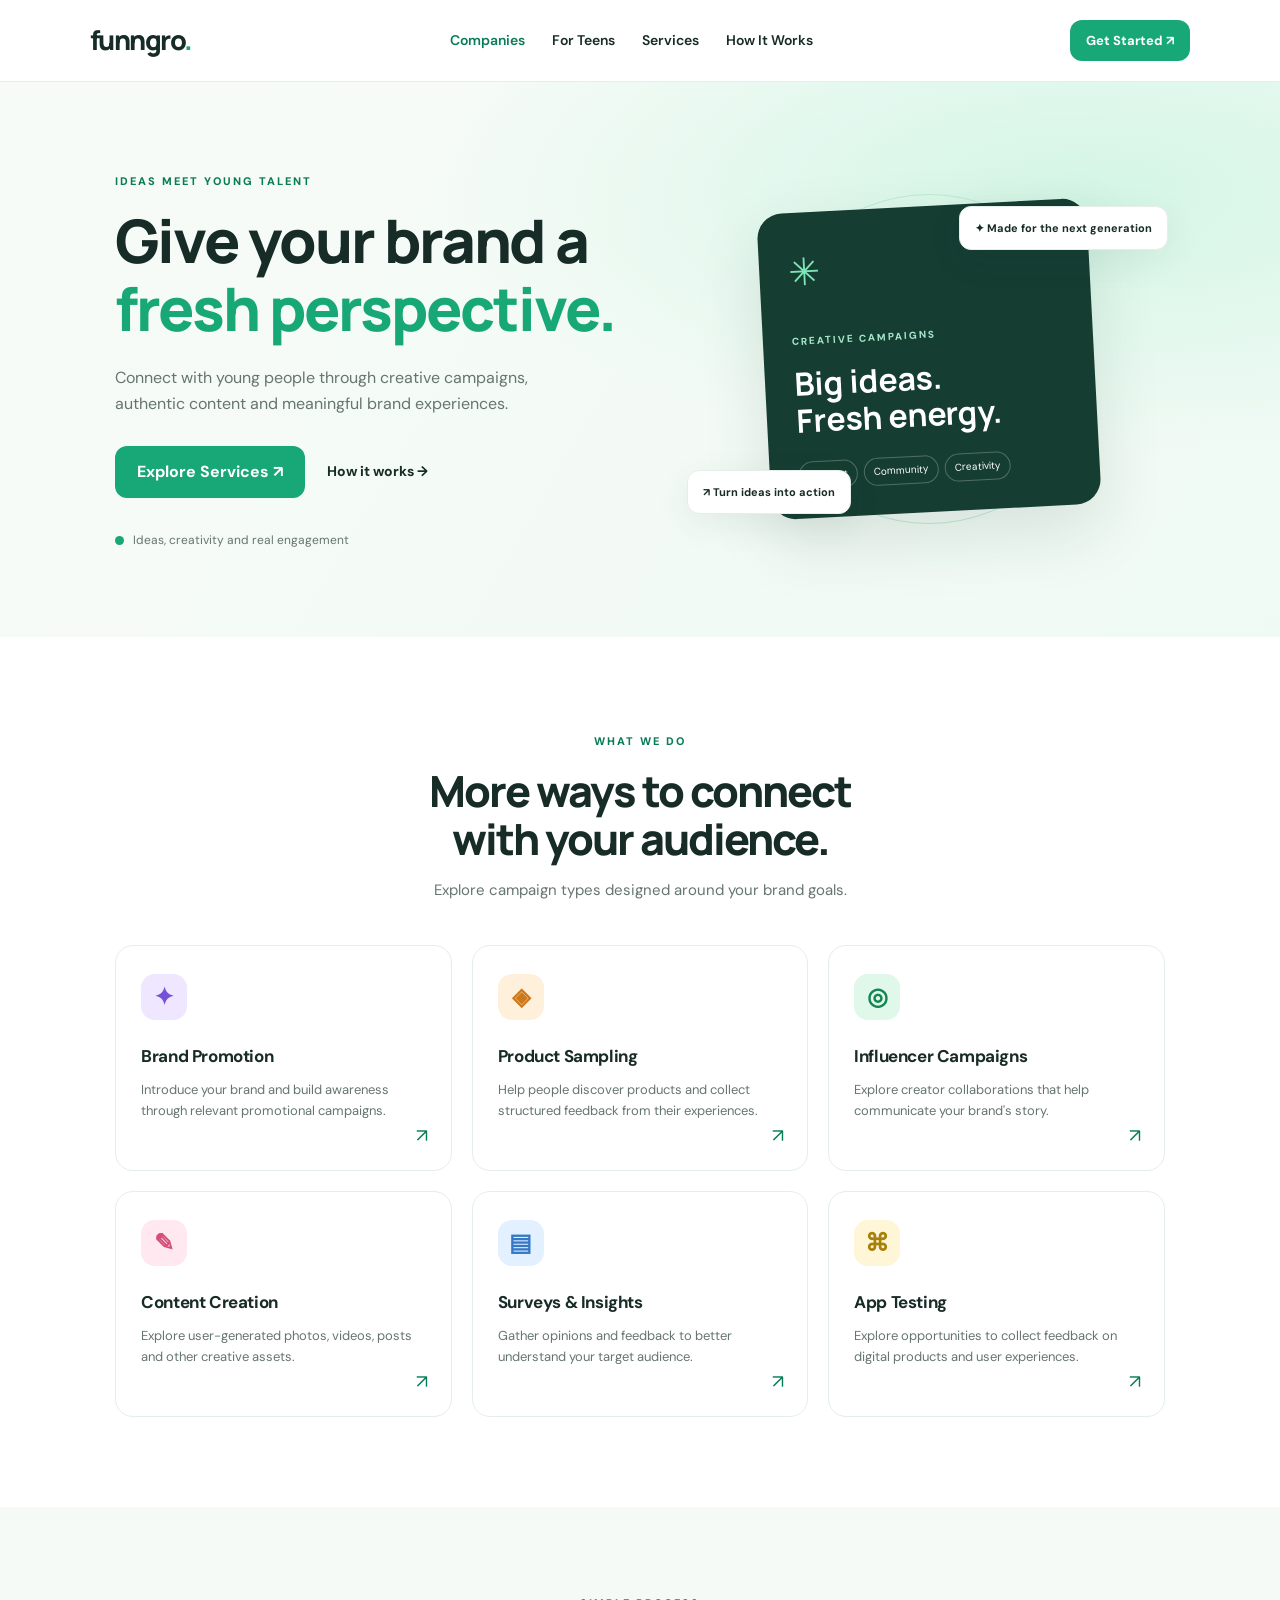
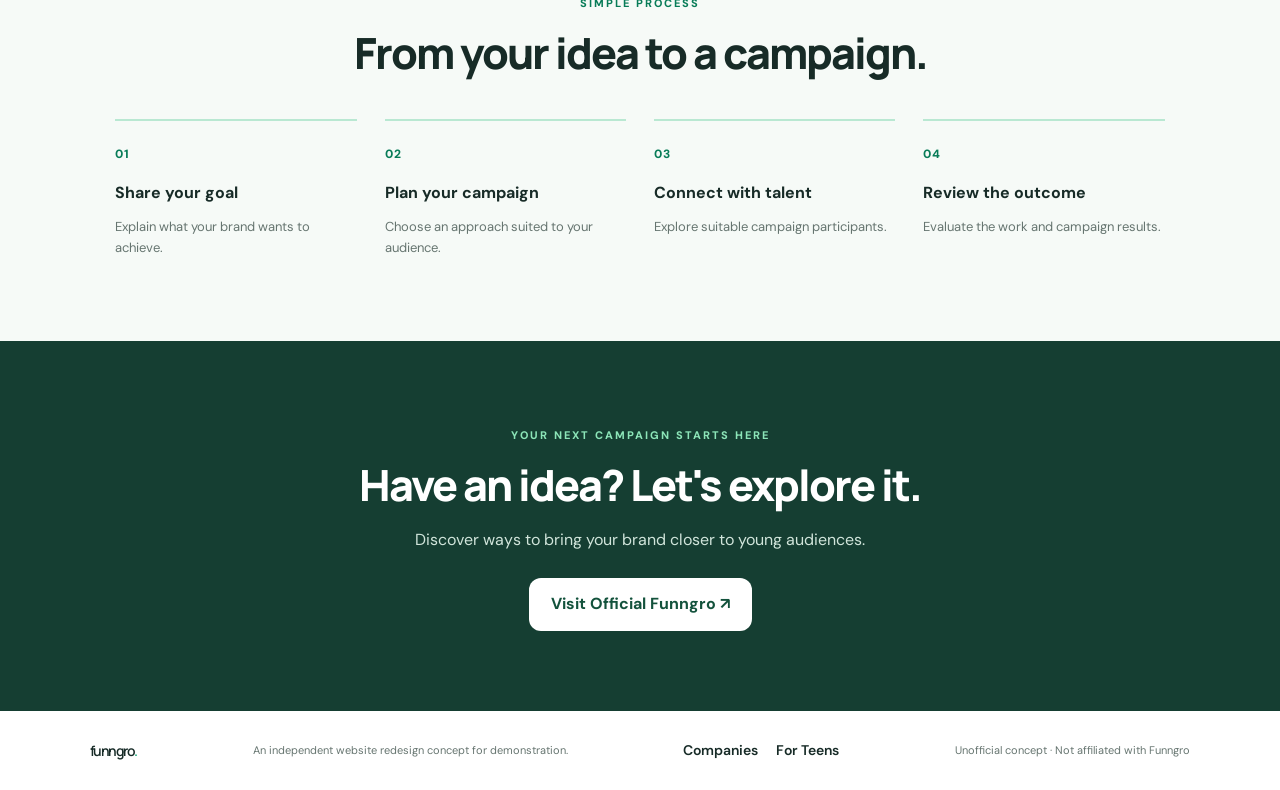
<file: index.html>
<!DOCTYPE html>
<html lang="en">
<head>
  <meta charset="UTF-8">
  <meta name="viewport" content="width=device-width, initial-scale=1.0">
  <meta name="description" content="Discover how Funngro connects companies with young talent for brand campaigns, content, surveys and creative projects.">
  <title>For Companies | Funngro Revamp</title>
  <link rel="stylesheet" href="style.css">
</head>
<body>
  <header class="navbar">
    <a class="logo" href="index.html">funngro<span>.</span></a>
    <button class="menu-toggle" aria-label="Toggle navigation"
      aria-expanded="false">☰</button>
    <nav class="nav-links">
      <a class="active" href="index.html">Companies</a>
      <a href="teen.html">For Teens</a>
      <a href="#services">Services</a>
      <a href="#how">How It Works</a>
    </nav>
    <a class="button button-small" href="#contact">Get Started ↗</a>
  </header>

  <main>
    <section class="hero">
      <div class="hero-copy">
        <span class="eyebrow">IDEAS MEET YOUNG TALENT</span>
        <h1>Give your brand a <span>fresh perspective.</span></h1>
        <p>Connect with young people through creative campaigns,
          authentic content and meaningful brand experiences.</p>
        <div class="hero-actions">
          <a class="button" href="#services">Explore Services ↗</a>
          <a class="text-link" href="#how">How it works →</a>
        </div>
        <div class="trust-note">
          <span class="status-dot"></span>
          Ideas, creativity and real engagement
        </div>
      </div>
      <div class="hero-art">
        <div class="art-orbit"></div>
        <div class="art-card art-main">
          <span class="art-icon">✳</span>
          <span class="art-label">CREATIVE CAMPAIGNS</span>
          <h2>Big ideas.<br>Fresh energy.</h2>
          <div class="art-tags">
            <span>Content</span><span>Community</span>
            <span>Creativity</span>
          </div>
        </div>
        <div class="float-card float-top">✦ Made for the next generation</div>
        <div class="float-card float-bottom">↗ Turn ideas into action</div>
      </div>
    </section>

    <section class="section" id="services">
      <div class="section-heading">
        <span class="eyebrow">WHAT WE DO</span>
        <h2>More ways to connect<br>with your audience.</h2>
        <p>Explore campaign types designed around your brand goals.</p>
      </div>
      <div class="service-grid">
        <article class="service-card">
          <span class="service-icon purple">✦</span>
          <h3>Brand Promotion</h3>
          <p>Introduce your brand and build awareness through
            relevant promotional campaigns.</p>
          <span class="card-arrow">↗</span>
        </article>
        <article class="service-card">
          <span class="service-icon orange">◈</span>
          <h3>Product Sampling</h3>
          <p>Help people discover products and collect
            structured feedback from their experiences.</p>
          <span class="card-arrow">↗</span>
        </article>
        <article class="service-card">
          <span class="service-icon green">◎</span>
          <h3>Influencer Campaigns</h3>
          <p>Explore creator collaborations that help
            communicate your brand's story.</p>
          <span class="card-arrow">↗</span>
        </article>
        <article class="service-card">
          <span class="service-icon pink">✎</span>
          <h3>Content Creation</h3>
          <p>Explore user-generated photos, videos,
            posts and other creative assets.</p>
          <span class="card-arrow">↗</span>
        </article>
        <article class="service-card">
          <span class="service-icon blue">▤</span>
          <h3>Surveys & Insights</h3>
          <p>Gather opinions and feedback to better
            understand your target audience.</p>
          <span class="card-arrow">↗</span>
        </article>
        <article class="service-card">
          <span class="service-icon yellow">⌘</span>
          <h3>App Testing</h3>
          <p>Explore opportunities to collect feedback
            on digital products and user experiences.</p>
          <span class="card-arrow">↗</span>
        </article>
      </div>
    </section>

    <section class="process-section" id="how">
      <div class="section-heading">
        <span class="eyebrow">SIMPLE PROCESS</span>
        <h2>From your idea to a campaign.</h2>
      </div>
      <div class="process-grid">
        <article><span>01</span><h3>Share your goal</h3>
          <p>Explain what your brand wants to achieve.</p></article>
        <article><span>02</span><h3>Plan your campaign</h3>
          <p>Choose an approach suited to your audience.</p></article>
        <article><span>03</span><h3>Connect with talent</h3>
          <p>Explore suitable campaign participants.</p></article>
        <article><span>04</span><h3>Review the outcome</h3>
          <p>Evaluate the work and campaign results.</p></article>
      </div>
    </section>

    <section class="contact-section" id="contact">
      <span class="eyebrow">YOUR NEXT CAMPAIGN STARTS HERE</span>
      <h2>Have an idea? Let's explore it.</h2>
      <p>Discover ways to bring your brand closer to young audiences.</p>
      <a class="button button-light"
         href="https://www.funngro.com/for-brands">Visit Official Funngro ↗</a>
    </section>
  </main>

  <footer class="footer">
    <a class="logo" href="index.html">funngro<span>.</span></a>
    <p>An independent website redesign concept for demonstration.</p>
    <div><a href="index.html">Companies</a>
      <a href="teen.html">For Teens</a></div>
    <small>Unofficial concept · Not affiliated with Funngro</small>
  </footer>
  <script src="script.js"></script>
</body>
</html>
</file>
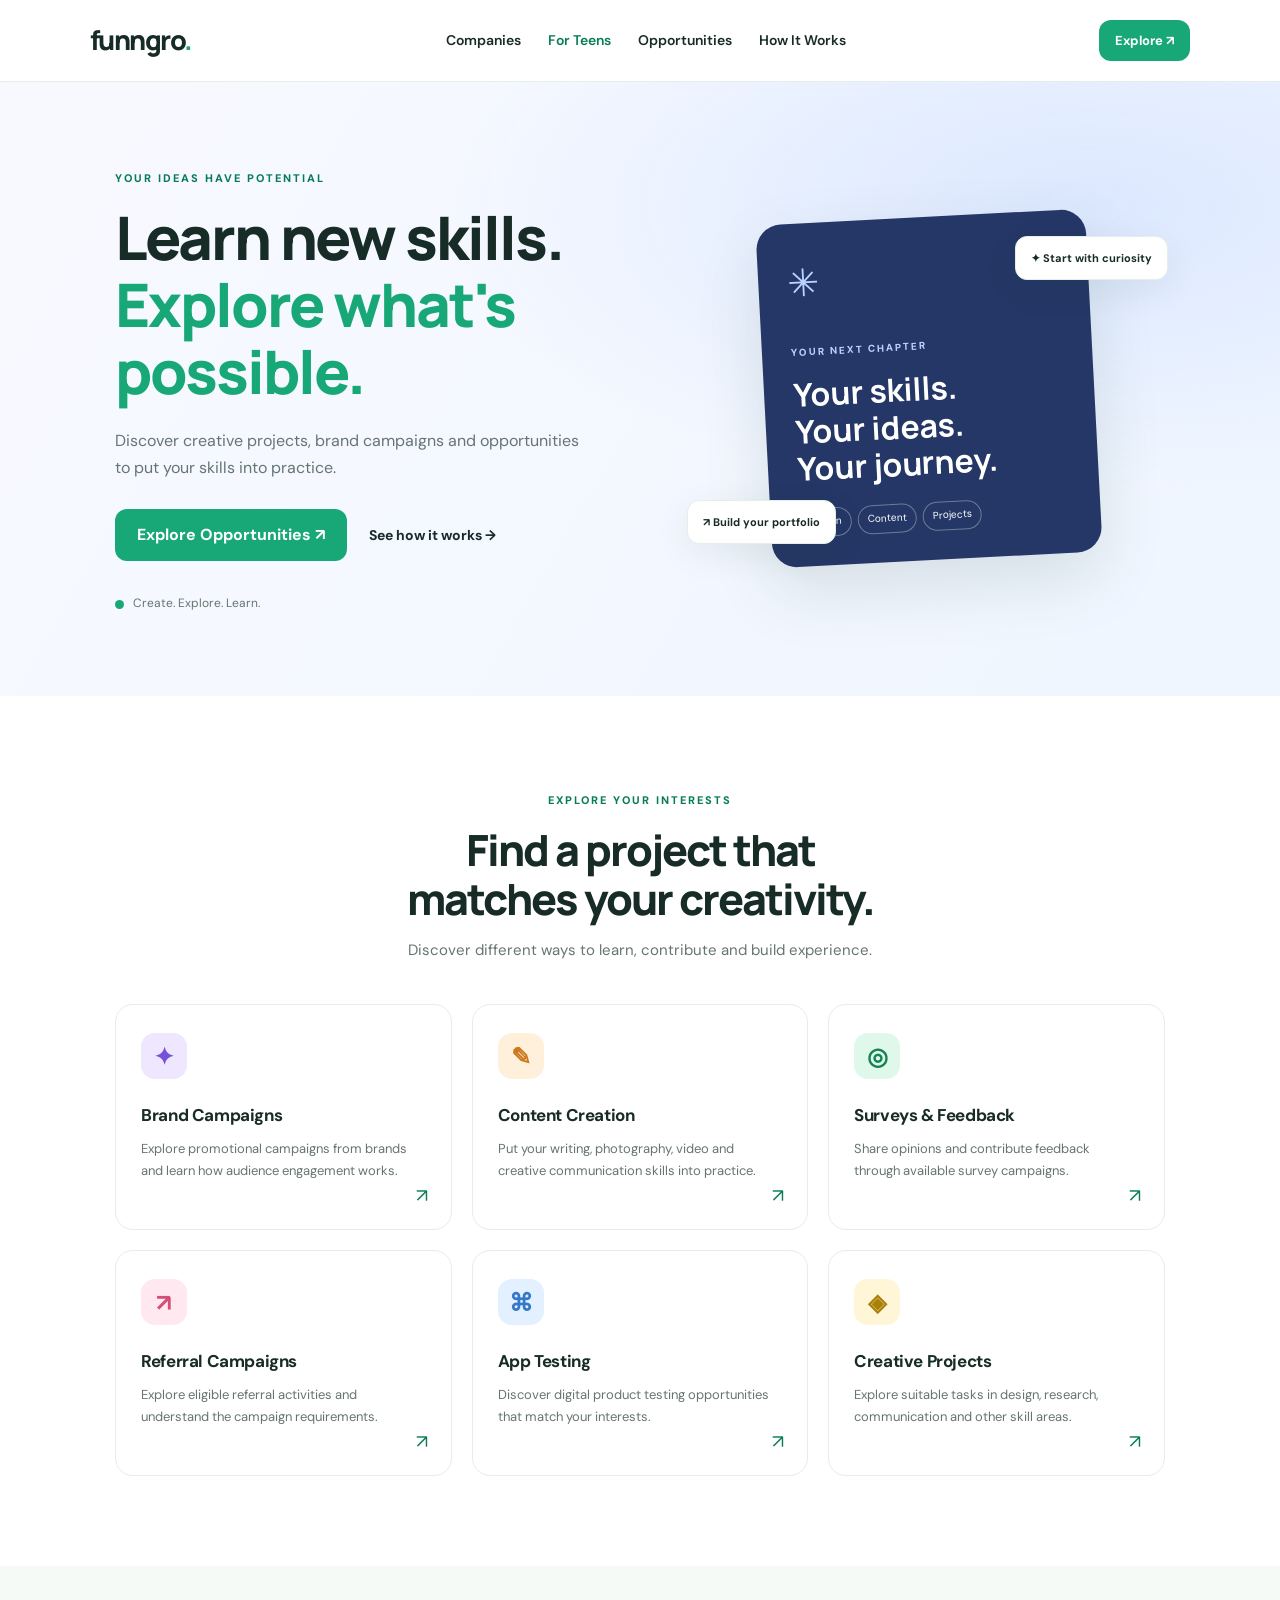
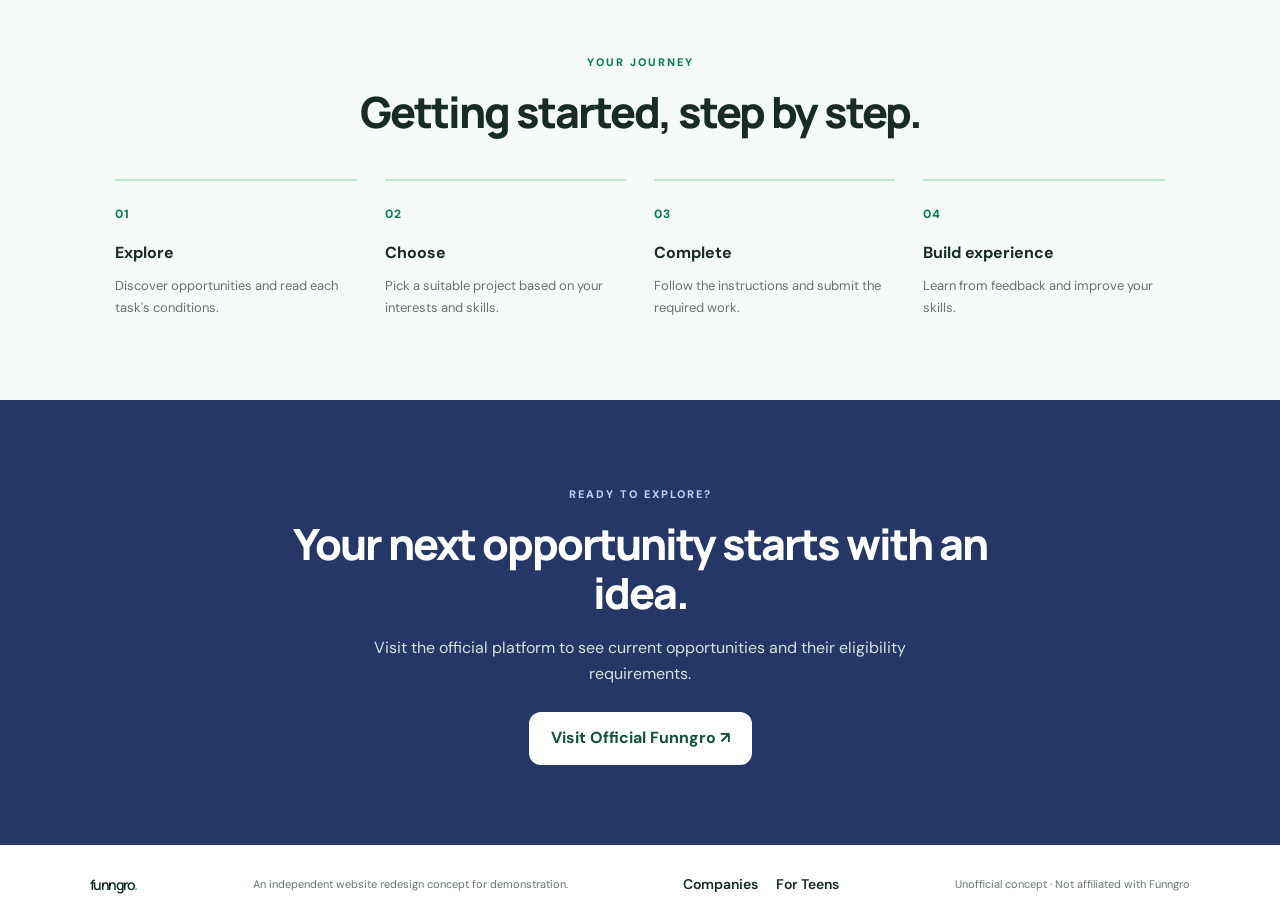
<file: teen.html>
<!DOCTYPE html>
<html lang="en">
<head>
  <meta charset="UTF-8">
  <meta name="viewport" content="width=device-width, initial-scale=1.0">
  <meta name="description" content="Explore projects, creative campaigns, surveys and opportunities to build skills with Funngro.">
  <title>Explore Opportunities | Funngro Revamp</title>
  <link rel="stylesheet" href="style.css">
</head>
<body>
  <header class="navbar">
    <a class="logo" href="index.html">funngro<span>.</span></a>
    <button class="menu-toggle" aria-label="Toggle navigation"
      aria-expanded="false">☰</button>
    <nav class="nav-links">
      <a href="index.html">Companies</a>
      <a class="active" href="teen.html">For Teens</a>
      <a href="#opportunities">Opportunities</a>
      <a href="#steps">How It Works</a>
    </nav>
    <a class="button button-small" href="#opportunities">Explore ↗</a>
  </header>

  <main>
    <section class="hero teen-hero">
      <div class="hero-copy">
        <span class="eyebrow">YOUR IDEAS HAVE POTENTIAL</span>
        <h1>Learn new skills.<br><span>Explore what's possible.</span></h1>
        <p>Discover creative projects, brand campaigns and
          opportunities to put your skills into practice.</p>
        <div class="hero-actions">
          <a class="button" href="#opportunities">Explore Opportunities ↗</a>
          <a class="text-link" href="#steps">See how it works →</a>
        </div>
        <div class="trust-note">
          <span class="status-dot"></span>
          Create. Explore. Learn.
        </div>
      </div>
      <div class="hero-art teen-art">
        <div class="art-orbit"></div>
        <div class="art-card art-main">
          <span class="art-icon">✳</span>
          <span class="art-label">YOUR NEXT CHAPTER</span>
          <h2>Your skills.<br>Your ideas.<br>Your journey.</h2>
          <div class="art-tags">
            <span>Design</span><span>Content</span>
            <span>Projects</span>
          </div>
        </div>
        <div class="float-card float-top">✦ Start with curiosity</div>
        <div class="float-card float-bottom">↗ Build your portfolio</div>
      </div>
    </section>

    <section class="section" id="opportunities">
      <div class="section-heading">
        <span class="eyebrow">EXPLORE YOUR INTERESTS</span>
        <h2>Find a project that<br>matches your creativity.</h2>
        <p>Discover different ways to learn, contribute and build experience.</p>
      </div>
      <div class="service-grid">
        <article class="service-card">
          <span class="service-icon purple">✦</span>
          <h3>Brand Campaigns</h3>
          <p>Explore promotional campaigns from brands and learn
            how audience engagement works.</p>
          <span class="card-arrow">↗</span>
        </article>
        <article class="service-card">
          <span class="service-icon orange">✎</span>
          <h3>Content Creation</h3>
          <p>Put your writing, photography, video and creative
            communication skills into practice.</p>
          <span class="card-arrow">↗</span>
        </article>
        <article class="service-card">
          <span class="service-icon green">◎</span>
          <h3>Surveys & Feedback</h3>
          <p>Share opinions and contribute feedback through
            available survey campaigns.</p>
          <span class="card-arrow">↗</span>
        </article>
        <article class="service-card">
          <span class="service-icon pink">↗</span>
          <h3>Referral Campaigns</h3>
          <p>Explore eligible referral activities and understand
            the campaign requirements.</p>
          <span class="card-arrow">↗</span>
        </article>
        <article class="service-card">
          <span class="service-icon blue">⌘</span>
          <h3>App Testing</h3>
          <p>Discover digital product testing opportunities
            that match your interests.</p>
          <span class="card-arrow">↗</span>
        </article>
        <article class="service-card">
          <span class="service-icon yellow">◈</span>
          <h3>Creative Projects</h3>
          <p>Explore suitable tasks in design, research,
            communication and other skill areas.</p>
          <span class="card-arrow">↗</span>
        </article>
      </div>
    </section>

    <section class="process-section" id="steps">
      <div class="section-heading">
        <span class="eyebrow">YOUR JOURNEY</span>
        <h2>Getting started, step by step.</h2>
      </div>
      <div class="process-grid">
        <article><span>01</span><h3>Explore</h3>
          <p>Discover opportunities and read each task's conditions.</p></article>
        <article><span>02</span><h3>Choose</h3>
          <p>Pick a suitable project based on your interests and skills.</p></article>
        <article><span>03</span><h3>Complete</h3>
          <p>Follow the instructions and submit the required work.</p></article>
        <article><span>04</span><h3>Build experience</h3>
          <p>Learn from feedback and improve your skills.</p></article>
      </div>
    </section>

    <section class="contact-section teen-contact">
      <span class="eyebrow">READY TO EXPLORE?</span>
      <h2>Your next opportunity starts with an idea.</h2>
      <p>Visit the official platform to see current opportunities
        and their eligibility requirements.</p>
      <a class="button button-light"
         href="https://www.funngro.com/teen">Visit Official Funngro ↗</a>
    </section>
  </main>

  <footer class="footer">
    <a class="logo" href="index.html">funngro<span>.</span></a>
    <p>An independent website redesign concept for demonstration.</p>
    <div><a href="index.html">Companies</a>
      <a href="teen.html">For Teens</a></div>
    <small>Unofficial concept · Not affiliated with Funngro</small>
  </footer>
  <script src="script.js"></script>
</body>
</html>
</file>
<file: style.css>
@import url('https://fonts.googleapis.com/css2?family=DM+Sans:wght@400;500;600;700;800&family=Manrope:wght@400;500;600;700;800&display=swap');

:root {
  --green: #18a878;
  --green-dark: #087c58;
  --ink: #172b27;
  --muted: #667570;
  --paper: #f6faf7;
  --white: #ffffff;
  --line: #e5eee8;
}

* {
  box-sizing: border-box;
  margin: 0;
  padding: 0;
}

html {
  scroll-behavior: smooth;
  scroll-padding-top: 90px;
}

body {
  font-family: 'DM Sans', sans-serif;
  color: var(--ink);
  background: var(--white);
  line-height: 1.65;
}

a {
  color: inherit;
  text-decoration: none;
}

.navbar {
  position: sticky;
  top: 0;
  z-index: 10;
  display: flex;
  align-items: center;
  justify-content: space-between;
  gap: 24px;
  padding: 18px 7%;
  background: rgba(255, 255, 255, 0.96);
  border-bottom: 1px solid var(--line);
  backdrop-filter: blur(12px);
}

.logo {
  font-family: 'Manrope', sans-serif;
  font-size: 27px;
  font-weight: 800;
  letter-spacing: -1.5px;
}

.logo span {
  color: var(--green);
}

.nav-links {
  display: flex;
  align-items: center;
  gap: 27px;
}

.nav-links a,
.footer a {
  font-size: 14px;
  font-weight: 600;
}

.nav-links a:hover,
.nav-links a.active {
  color: var(--green-dark);
}

.button {
  display: inline-flex;
  justify-content: center;
  align-items: center;
  gap: 8px;
  padding: 13px 22px;
  border-radius: 12px;
  background: var(--green);
  color: white;
  font-weight: 700;
  transition: transform .2s, background .2s;
}

.button:hover {
  background: var(--green-dark);
  transform: translateY(-2px);
}

.button-small {
  padding: 10px 16px;
  white-space: nowrap;
  font-size: 13px;
}

.menu-toggle {
  display: none;
  padding: 6px 10px;
  border: 1px solid var(--line);
  background: white;
  border-radius: 8px;
  font-size: 22px;
  cursor: pointer;
}

.hero {
  min-height: 555px;
  padding: 82px 9%;
  display: grid;
  grid-template-columns: 1.05fr .95fr;
  align-items: center;
  gap: 55px;
  overflow: hidden;
  background:
    radial-gradient(ellipse at 85% 20%, #d4f6e6 0, transparent 42%),
    linear-gradient(120deg, #f7fbf7, #f0faf4);
}

.hero-copy {
  max-width: 570px;
}

.eyebrow {
  display: inline-block;
  margin-bottom: 17px;
  color: var(--green-dark);
  font-size: 11px;
  font-weight: 800;
  letter-spacing: 2px;
}

.hero h1,
.section-heading h2,
.contact-section h2 {
  font-family: 'Manrope', sans-serif;
  font-weight: 800;
  letter-spacing: -2px;
  line-height: 1.12;
}

.hero h1 {
  font-size: clamp(38px, 4.7vw, 60px);
}

.hero h1 span {
  color: var(--green);
}

.hero-copy > p {
  max-width: 470px;
  margin-top: 23px;
  color: var(--muted);
  font-size: 16px;
}

.hero-actions {
  display: flex;
  align-items: center;
  gap: 22px;
  flex-wrap: wrap;
  margin-top: 28px;
}

.text-link {
  font-weight: 700;
  font-size: 14px;
}

.trust-note {
  display: flex;
  align-items: center;
  gap: 9px;
  margin-top: 33px;
  font-size: 12px;
  color: var(--muted);
}

.status-dot {
  width: 9px;
  height: 9px;
  border-radius: 50%;
  background: var(--green);
}

.hero-art {
  position: relative;
  display: grid;
  min-height: 350px;
  place-items: center;
}

.art-orbit {
  position: absolute;
  width: 330px;
  height: 330px;
  border: 1px solid #bdebd5;
  border-radius: 50%;
}

.art-main {
  position: relative;
  z-index: 1;
  width: min(100%, 330px);
  min-height: 275px;
  padding: 29px;
  border-radius: 25px;
  background: #163d32;
  color: white;
  box-shadow: 0 25px 65px #173e3020;
  transform: rotate(-3deg);
}

.art-icon {
  display: block;
  margin-bottom: 22px;
  color: #7ee4b6;
  font-size: 38px;
}

.art-label {
  font-size: 10px;
  letter-spacing: 2px;
  color: #a4e6c8;
  font-weight: 800;
}

.art-main h2 {
  margin-top: 13px;
  font-family: 'Manrope', sans-serif;
  font-size: 32px;
  line-height: 1.15;
}

.art-tags {
  display: flex;
  flex-wrap: wrap;
  gap: 6px;
  margin-top: 22px;
}

.art-tags span {
  padding: 5px 9px;
  border: 1px solid #ffffff40;
  border-radius: 30px;
  font-size: 10px;
}

.float-card {
  position: absolute;
  z-index: 2;
  padding: 12px 15px;
  border: 1px solid var(--line);
  border-radius: 12px;
  background: white;
  box-shadow: 0 10px 35px #173e3014;
  font-size: 11px;
  font-weight: 700;
}

.float-top {
  top: 22px;
  right: -3px;
}

.float-bottom {
  bottom: 20px;
  left: -5px;
}

.section {
  padding: 90px 9%;
}

.section-heading {
  max-width: 650px;
  margin: 0 auto 42px;
  text-align: center;
}

.section-heading h2,
.contact-section h2 {
  font-size: clamp(30px, 4vw, 43px);
}

.section-heading > p {
  margin-top: 15px;
  color: var(--muted);
  font-size: 15px;
}

.service-grid {
  display: grid;
  grid-template-columns: repeat(3, minmax(0, 1fr));
  gap: 20px;
}

.service-card {
  position: relative;
  padding: 28px 25px 48px;
  min-height: 225px;
  border: 1px solid var(--line);
  border-radius: 18px;
  background: white;
  transition: transform .2s, box-shadow .2s, border-color .2s;
}

.service-card:hover {
  transform: translateY(-5px);
  border-color: #a8ddc5;
  box-shadow: 0 15px 35px #173e300c;
}

.service-icon {
  display: grid;
  place-items: center;
  width: 46px;
  height: 46px;
  border-radius: 14px;
  font-size: 24px;
  font-weight: 700;
}

.purple { background: #eee7ff; color: #7550d9; }
.orange { background: #fff0dc; color: #cc781b; }
.green { background: #dff8e9; color: #148453; }
.pink { background: #ffe8ef; color: #d34e78; }
.blue { background: #e3f0ff; color: #3578c6; }
.yellow { background: #fff6d8; color: #a98008; }

.service-card h3 {
  margin-top: 22px;
  font-size: 17px;
  letter-spacing: -.4px;
}

.service-card p {
  margin-top: 9px;
  color: var(--muted);
  font-size: 13px;
}

.card-arrow {
  position: absolute;
  right: 23px;
  bottom: 18px;
  color: var(--green-dark);
  font-size: 19px;
}

.process-section {
  padding: 82px 9%;
  background: var(--paper);
}

.process-grid {
  display: grid;
  grid-template-columns: repeat(4, minmax(0, 1fr));
  gap: 28px;
}

.process-grid article {
  padding-top: 19px;
  border-top: 2px solid #b9e8d2;
}

.process-grid article > span {
  color: var(--green-dark);
  font-size: 12px;
  font-weight: 800;
  letter-spacing: 1px;
}

.process-grid h3 {
  margin-top: 14px;
  font-size: 16px;
}

.process-grid p {
  margin-top: 9px;
  color: var(--muted);
  font-size: 13px;
}

.contact-section {
  padding: 80px 9%;
  text-align: center;
  color: white;
  background: #153e32;
}

.contact-section .eyebrow {
  color: #8ce5b8;
}

.contact-section h2 {
  max-width: 700px;
  margin: 0 auto;
}

.contact-section p {
  max-width: 560px;
  margin: 18px auto 25px;
  color: #d1e5db;
}

.button-light {
  background: white;
  color: #13523c;
}

.button-light:hover {
  background: #e7f8ee;
}

.teen-hero {
  background:
    radial-gradient(ellipse at 85% 20%, #dce8ff 0, transparent 42%),
    linear-gradient(120deg, #f8f9ff, #eff6ff);
}

.teen-art .art-main {
  background: #253766;
}

.teen-art .art-label,
.teen-art .art-icon {
  color: #b9d2ff;
}

.teen-art .art-tags span {
  border-color: #ffffff55;
}

.teen-contact {
  background: #253766;
}

.teen-contact .eyebrow {
  color: #b9d2ff;
}

.footer {
  display: flex;
  flex-wrap: wrap;
  align-items: center;
  justify-content: space-between;
  gap: 20px;
  padding: 28px 7%;
  background: #fff;
}

.footer p,
.footer small {
  color: var(--muted);
  font-size: 11px;
}

.footer > div {
  display: flex;
  gap: 18px;
}

.footer a:hover {
  color: var(--green-dark);
}

@media (max-width: 850px) {
  .navbar {
    padding: 15px 5%;
    gap: 12px;
  }

  .nav-links {
    gap: 13px;
  }

  .nav-links a {
    font-size: 12px;
  }

  .hero {
    padding: 65px 6%;
    gap: 25px;
  }

  .section,
  .process-section {
    padding: 70px 6%;
  }

  .service-grid {
    grid-template-columns: repeat(2, minmax(0, 1fr));
  }

  .process-grid {
    grid-template-columns: repeat(2, minmax(0, 1fr));
  }
}

@media (max-width: 600px) {
  .navbar {
    flex-wrap: wrap;
  }

  .logo {
    font-size: 25px;
  }

  .menu-toggle {
    display: block;
    margin-left: auto;
  }

  .navbar > .button-small {
    display: none;
  }

  .nav-links {
    display: none;
    width: 100%;
    flex-direction: column;
    align-items: stretch;
    gap: 0;
    padding: 8px 0;
  }

  .nav-links.open {
    display: flex;
  }

  .nav-links a {
    padding: 12px 5px;
    font-size: 14px;
  }

  .hero {
    grid-template-columns: 1fr;
    padding: 58px 6% 35px;
    gap: 12px;
  }

  .hero h1 {
    font-size: 39px;
    letter-spacing: -1.5px;
  }

  .hero-copy > p {
    font-size: 14px;
  }

  .hero-art {
    min-height: 320px;
  }

  .art-orbit {
    width: 270px;
    height: 270px;
  }

  .art-main {
    width: 275px;
    min-height: 245px;
    padding: 23px;
  }

  .art-main h2 {
    font-size: 28px;
  }

  .float-top {
    right: 0;
  }

  .float-bottom {
    left: 0;
  }

  .section,
  .process-section {
    padding: 60px 6%;
  }

  .service-grid,
  .process-grid {
    grid-template-columns: 1fr;
    gap: 14px;
  }

  .service-card {
    min-height: 205px;
  }

  .section-heading h2,
  .contact-section h2 {
    font-size: 32px;
    letter-spacing: -1px;
  }

  .contact-section {
    padding: 60px 6%;
  }

  .footer {
    flex-direction: column;
    align-items: flex-start;
    padding: 28px 6%;
    gap: 12px;
  }
}
</file>
